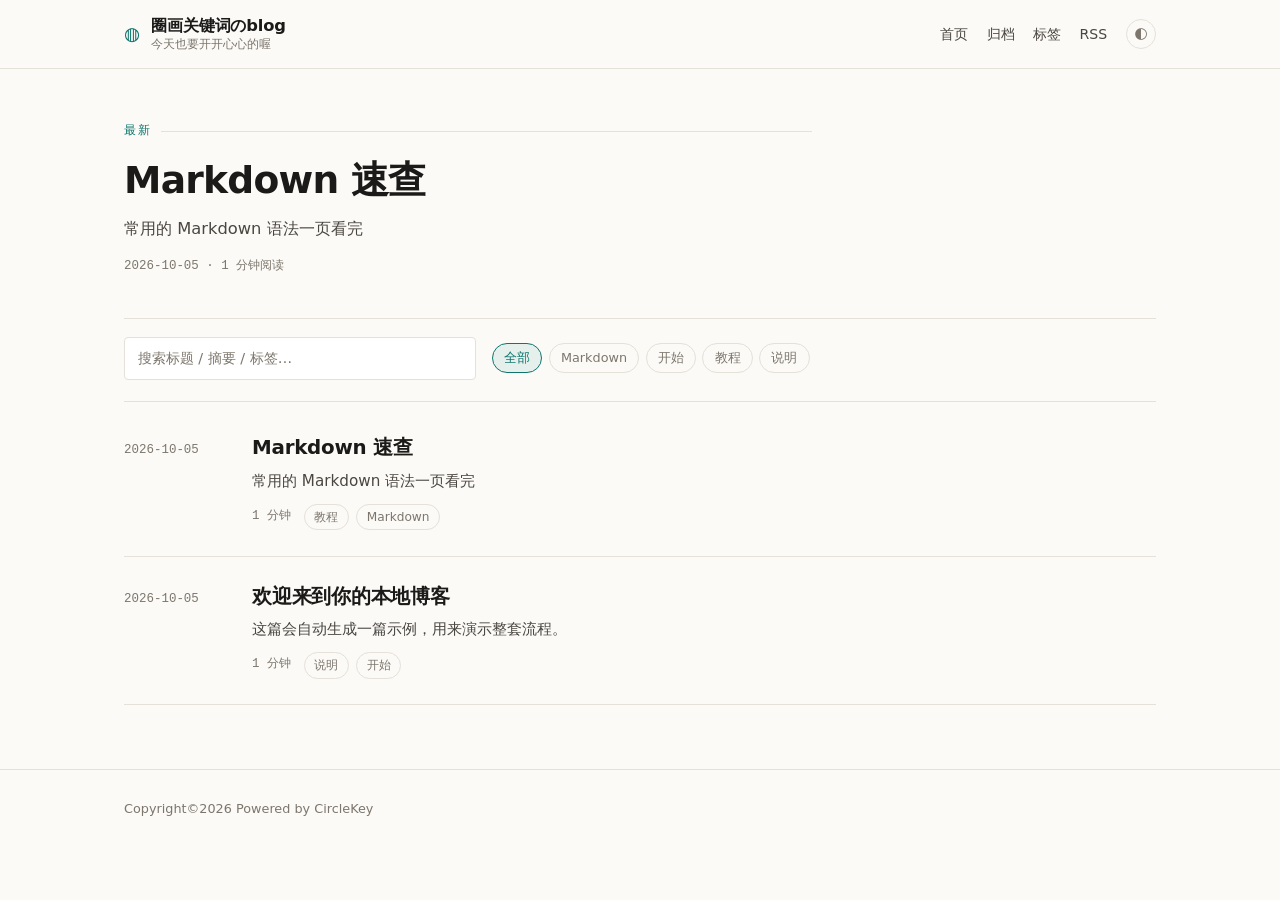
<file: index.html>
<!DOCTYPE html>
<html lang="zh-CN" data-theme="auto">
<head>
<meta charset="utf-8" />
<meta name="viewport" content="width=device-width, initial-scale=1" />
<title>圈画关键词のblog</title>
<meta name="description" content="今天也要开开心心的喔~" />

<link rel="stylesheet" href="assets/site.css" />
<link rel="icon" href="data:image/svg+xml,%3Csvg xmlns='http://www.w3.org/2000/svg' viewBox='0 0 32 32'%3E%3Ctext y='26' font-size='24'%3E%E2%97%8D%3C/text%3E%3C/svg%3E" />
<link rel="alternate" type="application/rss+xml" title="CircleKeyword" href="feed.xml" />
<script>try{var t=localStorage.getItem('blog-theme');if(t&&t!=='auto'){document.documentElement.dataset.theme=t;}}catch(e){}</script>
</head>
<body class="page-index">
<a class="skip" href="#main">跳到正文</a>
<header class="site-head">
  <div class="wrap head-inner">
    <a class="brand" href="index.html">
      <span class="brand-mark" aria-hidden="true">◍</span>
      <span class="brand-text"><b>圈画关键词のblog</b><i>今天也要开开心心的喔</i></span>
    </a>
    <nav class="site-nav">
      <a href="index.html">首页</a>
      <a href="archive.html">归档</a>
      <a href="tags.html">标签</a>
      <a href="feed.xml">RSS</a>
      <button id="theme-btn" class="theme-btn" type="button" title="切换深浅色">◐</button>
    </nav>
  </div>
</header>
<main id="main" class="wrap">
<section class="latest">
  <p class="latest-label">最新</p>
  <h1 class="latest-title"><a href="posts/markdown-cheatsheet.html">Markdown 速查</a></h1>
  <p class="latest-summary">常用的 Markdown 语法一页看完</p>
  <p class="latest-meta"><time datetime="2026-10-05">2026-10-05</time> · 1 分钟阅读</p>
</section>
<div class="toolbar">
  <input id="search" type="search" placeholder="搜索标题 / 摘要 / 标签…" aria-label="搜索文章" />
  <div id="tagbar" class="tagbar"></div>
</div><div id="entries" class="entries"><article class="entry" data-tags="教程,Markdown" data-search="Markdown 速查 教程 Markdown">
  <div class="entry-side"><time datetime="2026-10-05">2026-10-05</time></div>
  <div class="entry-main">
    <h2 class="entry-title"><a href="posts/markdown-cheatsheet.html">Markdown 速查</a></h2>
    <p class="entry-summary">常用的 Markdown 语法一页看完</p>
    <div class="entry-meta"><span class="rt">1 分钟</span><a class="tag" href="tag/%E6%95%99%E7%A8%8B.html" data-tag="教程">教程</a><a class="tag" href="tag/Markdown.html" data-tag="Markdown">Markdown</a></div>
  </div>
</article>
<article class="entry" data-tags="说明,开始" data-search="欢迎来到你的博客 这篇为自动生成的示例，用来演示整套流程。 说明 开始">
  <div class="entry-side"><time datetime="2026-10-05">2026-10-05</time></div>
  <div class="entry-main">
    <h2 class="entry-title"><a href="posts/welcome.html">欢迎来到你的本地博客</a></h2>
    <p class="entry-summary">这篇会自动生成一篇示例，用来演示整套流程。</p>
    <div class="entry-meta"><span class="rt">1 分钟</span><a class="tag" href="tag/%E8%AF%B4%E6%98%8E.html" data-tag="说明">说明</a><a class="tag" href="tag/%E5%BC%80%E5%A7%8B.html" data-tag="开始">开始</a></div>
  </div>
</article></div>
</main>
<footer class="site-foot">
  <div class="wrap">
    <p>Copyright©2026   Powered by CircleKey</p>
  </div>
</footer>
<script src="assets/site.js" defer></script>
</body>
</html>
</file>
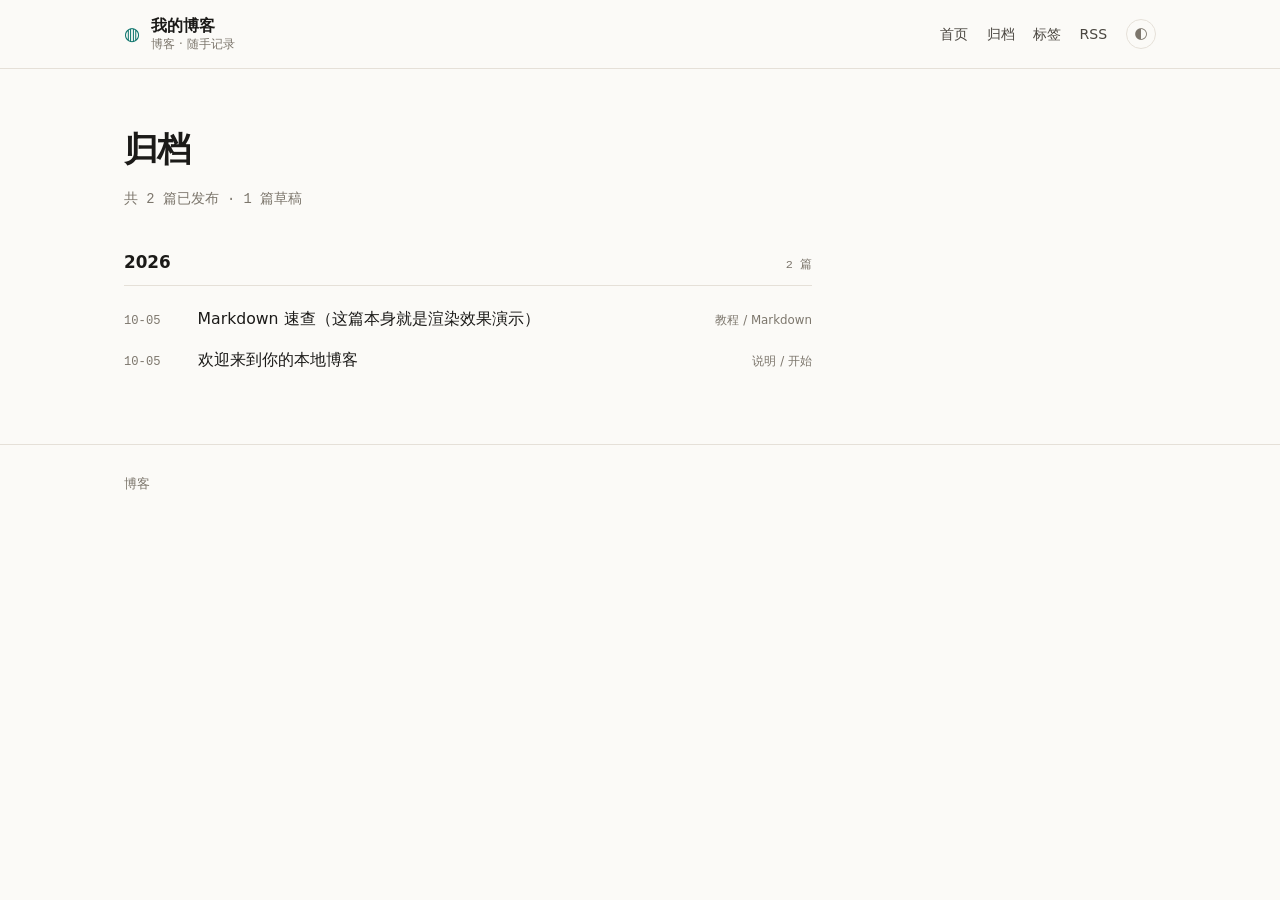
<file: archive.html>
<!DOCTYPE html>
<html lang="zh-CN" data-theme="auto">
<head>
<meta charset="utf-8" />
<meta name="viewport" content="width=device-width, initial-scale=1" />
<title>归档 · 博客</title>
<meta name="description" content="全部文章归档" />

<link rel="stylesheet" href="assets/site.css" />
<link rel="icon" href="data:image/svg+xml,%3Csvg xmlns='http://www.w3.org/2000/svg' viewBox='0 0 32 32'%3E%3Ctext y='26' font-size='24'%3E%E2%97%8D%3C/text%3E%3C/svg%3E" />
<link rel="alternate" type="application/rss+xml" title="我的博客" href="feed.xml" />
<script>try{var t=localStorage.getItem('blog-theme');if(t&&t!=='auto'){document.documentElement.dataset.theme=t;}}catch(e){}</script>
</head>
<body class="page-archive">
<a class="skip" href="#main">跳到正文</a>
<header class="site-head">
  <div class="wrap head-inner">
    <a class="brand" href="index.html">
      <span class="brand-mark" aria-hidden="true">◍</span>
      <span class="brand-text"><b>我的博客</b><i>博客 · 随手记录</i></span>
    </a>
    <nav class="site-nav">
      <a href="index.html">首页</a>
      <a href="archive.html">归档</a>
      <a href="tags.html">标签</a>
      <a href="feed.xml">RSS</a>
      <button id="theme-btn" class="theme-btn" type="button" title="切换深浅色">◐</button>
    </nav>
  </div>
</header>
<main id="main" class="wrap">
<h1 class="page-title">归档</h1><p class="page-note">共 2 篇已发布 · 1 篇草稿</p><section class="arc-year"><h2>2026 <span class="count">2 篇</span></h2><ul><li><time datetime="2026-10-05">10-05</time><a href="posts/markdown-cheatsheet.html">Markdown 速查（这篇本身就是渲染效果演示）</a><span class="arc-tags">教程 / Markdown</span></li><li><time datetime="2026-10-05">10-05</time><a href="posts/welcome.html">欢迎来到你的本地博客</a><span class="arc-tags">说明 / 开始</span></li></ul></section>
</main>
<footer class="site-foot">
  <div class="wrap">
    <p>博客</p>
  </div>
</footer>
<script src="assets/site.js" defer></script>
</body>
</html>
</file>
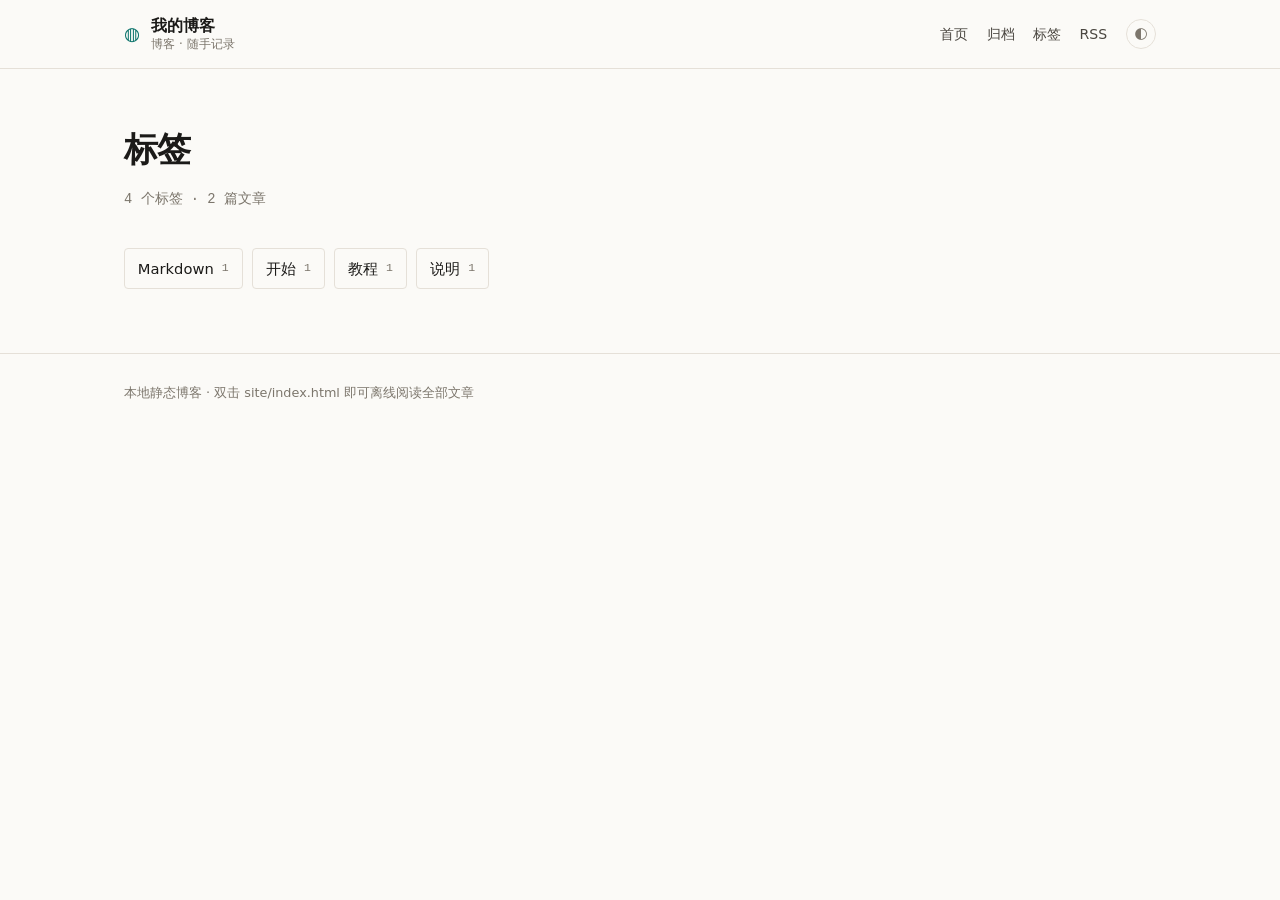
<file: tags.html>
<!DOCTYPE html>
<html lang="zh-CN" data-theme="auto">
<head>
<meta charset="utf-8" />
<meta name="viewport" content="width=device-width, initial-scale=1" />
<title>标签 · 我的博客</title>
<meta name="description" content="按标签浏览" />

<link rel="stylesheet" href="assets/site.css" />
<link rel="icon" href="data:image/svg+xml,%3Csvg xmlns='http://www.w3.org/2000/svg' viewBox='0 0 32 32'%3E%3Ctext y='26' font-size='24'%3E%E2%97%8D%3C/text%3E%3C/svg%3E" />
<link rel="alternate" type="application/rss+xml" title="我的博客" href="feed.xml" />
<script>try{var t=localStorage.getItem('blog-theme');if(t&&t!=='auto'){document.documentElement.dataset.theme=t;}}catch(e){}</script>
</head>
<body class="page-tags">
<a class="skip" href="#main">跳到正文</a>
<header class="site-head">
  <div class="wrap head-inner">
    <a class="brand" href="index.html">
      <span class="brand-mark" aria-hidden="true">◍</span>
      <span class="brand-text"><b>我的博客</b><i>博客 · 随手记录</i></span>
    </a>
    <nav class="site-nav">
      <a href="index.html">首页</a>
      <a href="archive.html">归档</a>
      <a href="tags.html">标签</a>
      <a href="feed.xml">RSS</a>
      <button id="theme-btn" class="theme-btn" type="button" title="切换深浅色">◐</button>
    </nav>
  </div>
</header>
<main id="main" class="wrap">
<h1 class="page-title">标签</h1><p class="page-note">4 个标签 · 2 篇文章</p><div class="cloud"><a class="cloud-item" href="tag/Markdown.html"><span>Markdown</span><i>1</i></a><a class="cloud-item" href="tag/%E5%BC%80%E5%A7%8B.html"><span>开始</span><i>1</i></a><a class="cloud-item" href="tag/%E6%95%99%E7%A8%8B.html"><span>教程</span><i>1</i></a><a class="cloud-item" href="tag/%E8%AF%B4%E6%98%8E.html"><span>说明</span><i>1</i></a></div>
</main>
<footer class="site-foot">
  <div class="wrap">
    <p>本地静态博客 · 双击 site/index.html 即可离线阅读全部文章</p>
  </div>
</footer>
<script src="assets/site.js" defer></script>
</body>
</html>
</file>
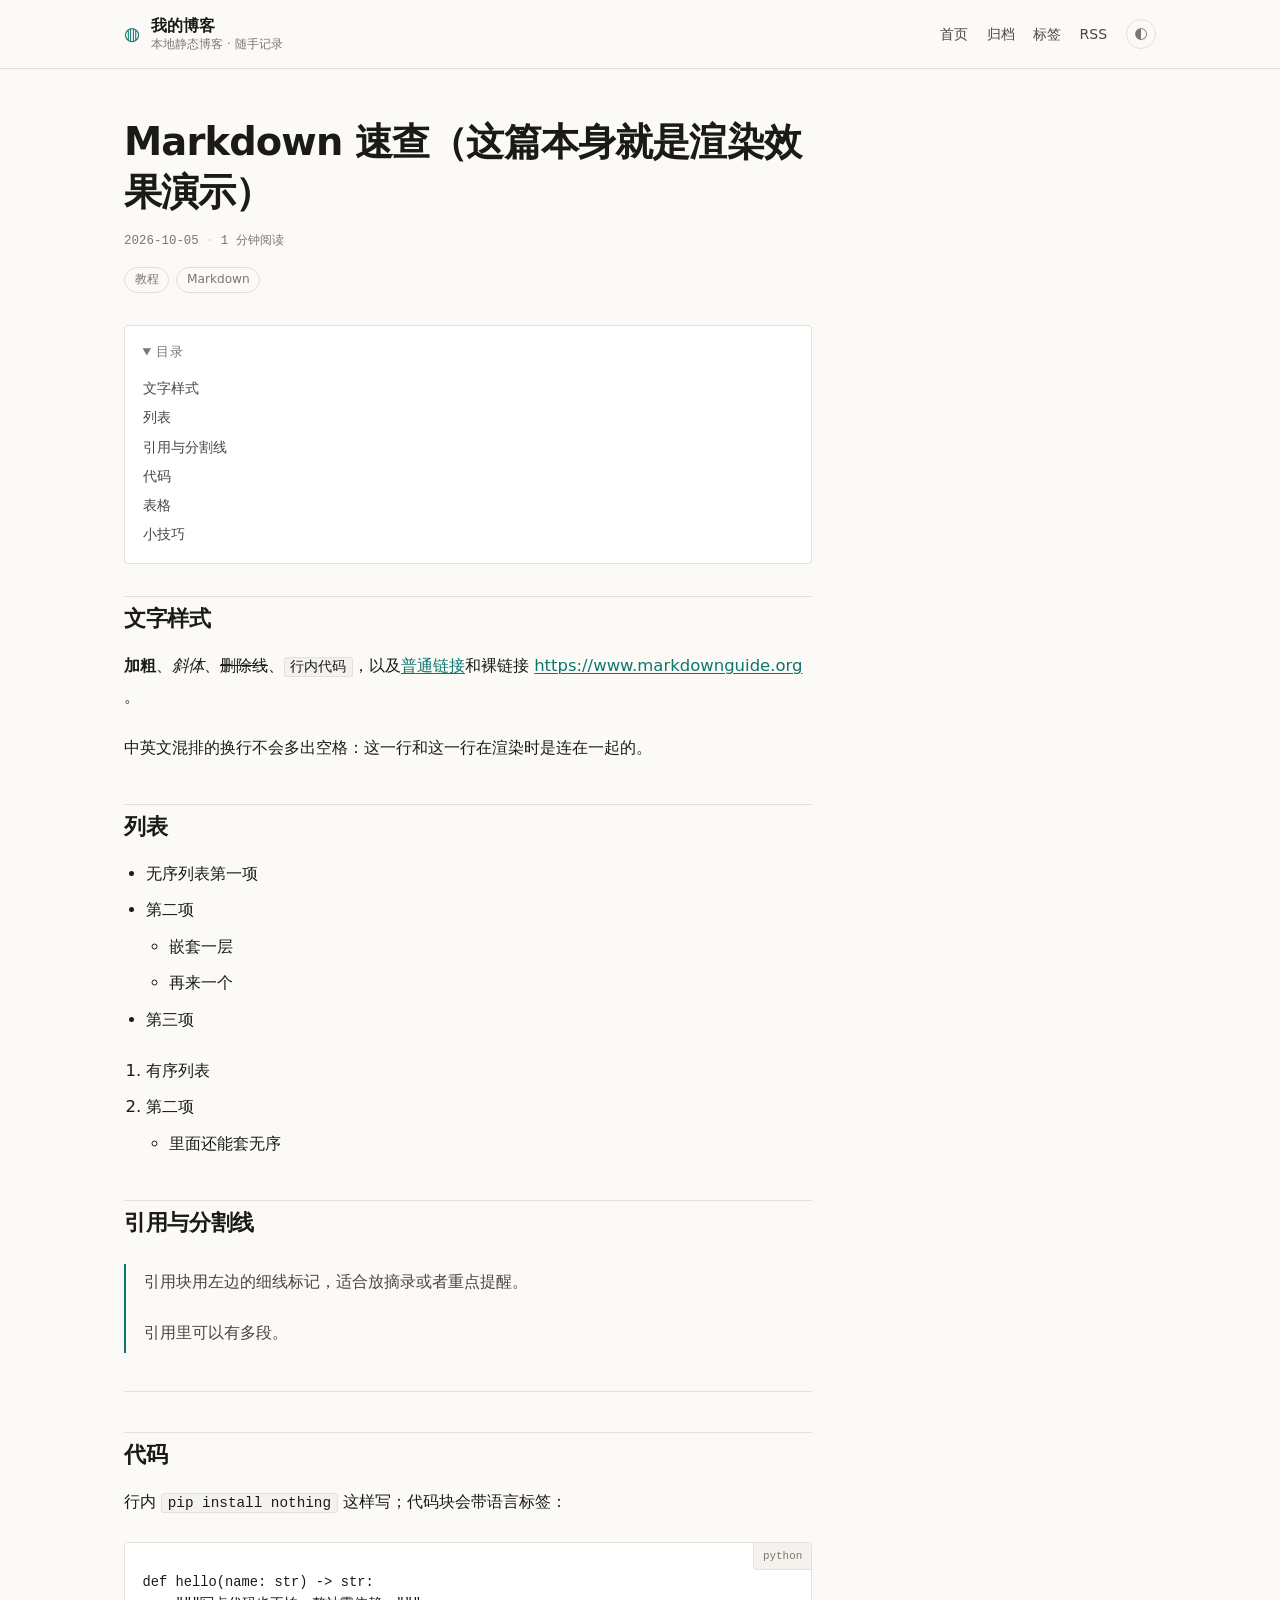
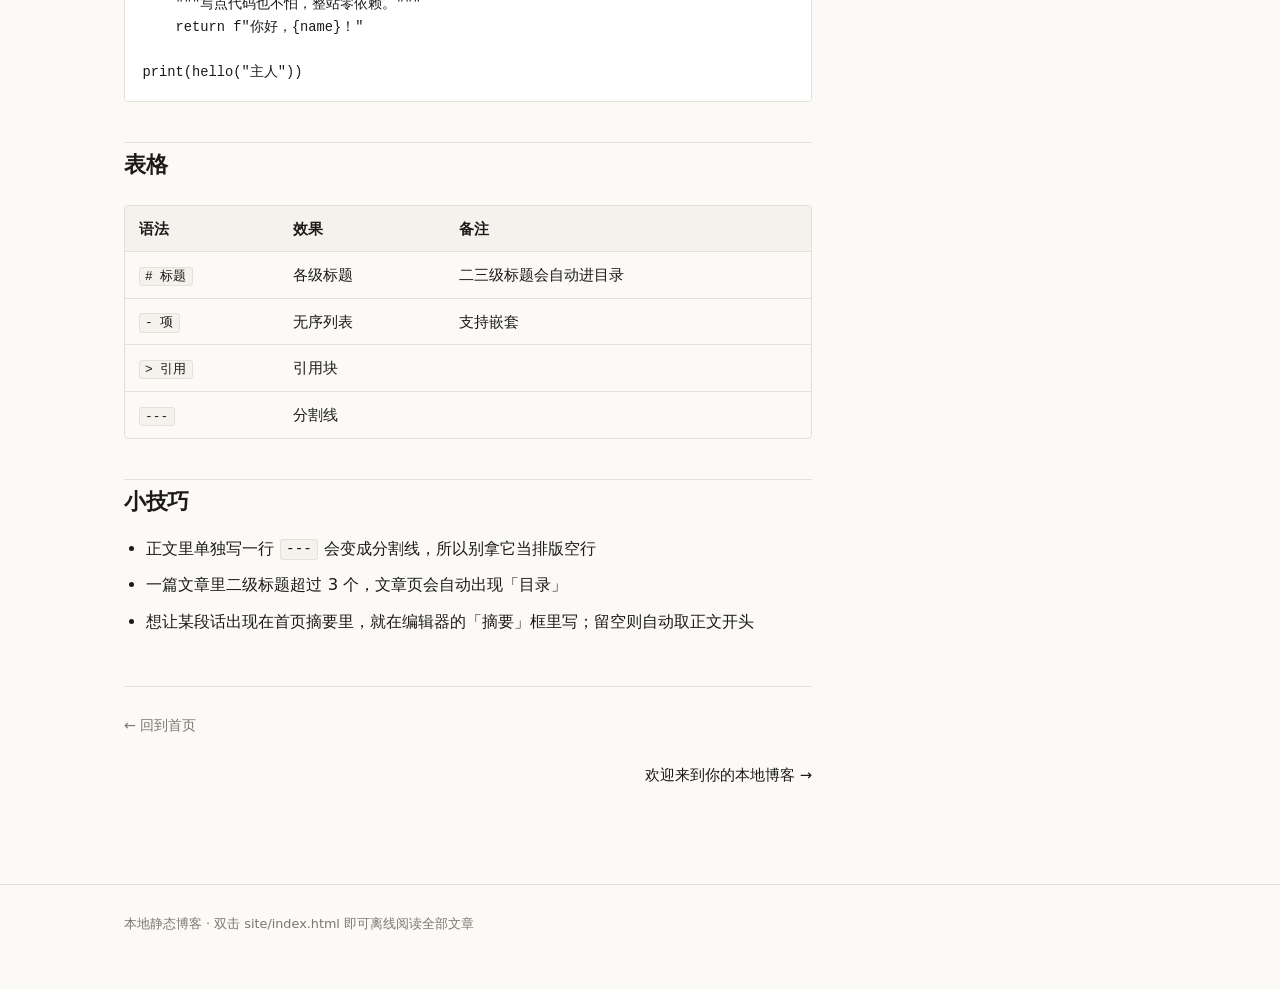
<file: posts/markdown-cheatsheet.html>
<!DOCTYPE html>
<html lang="zh-CN" data-theme="auto">
<head>
<meta charset="utf-8" />
<meta name="viewport" content="width=device-width, initial-scale=1" />
<title>Markdown 速查（这篇本身就是渲染效果演示） · 我的博客</title>
<meta name="description" content="常用的 Markdown 语法一页看完，顺便验证标题、列表、表格、代码块、引用这些样式的实际渲染结果。" />
<meta name="author" content="Administrator" /><meta property="og:title" content="Markdown 速查（这篇本身就是渲染效果演示）" /><meta property="og:type" content="article" />
<link rel="stylesheet" href="../assets/site.css" />
<link rel="icon" href="data:image/svg+xml,%3Csvg xmlns='http://www.w3.org/2000/svg' viewBox='0 0 32 32'%3E%3Ctext y='26' font-size='24'%3E%E2%97%8D%3C/text%3E%3C/svg%3E" />
<link rel="alternate" type="application/rss+xml" title="我的博客" href="../feed.xml" />
<script>try{var t=localStorage.getItem('blog-theme');if(t&&t!=='auto'){document.documentElement.dataset.theme=t;}}catch(e){}</script>
</head>
<body class="page-post">
<a class="skip" href="#main">跳到正文</a>
<header class="site-head">
  <div class="wrap head-inner">
    <a class="brand" href="../index.html">
      <span class="brand-mark" aria-hidden="true">◍</span>
      <span class="brand-text"><b>我的博客</b><i>本地静态博客 · 随手记录</i></span>
    </a>
    <nav class="site-nav">
      <a href="../index.html">首页</a>
      <a href="../archive.html">归档</a>
      <a href="../tags.html">标签</a>
      <a href="../feed.xml">RSS</a>
      <button id="theme-btn" class="theme-btn" type="button" title="切换深浅色">◐</button>
    </nav>
  </div>
</header>
<main id="main" class="wrap">
<article class="post">
  <header class="post-head">
    <h1>Markdown 速查（这篇本身就是渲染效果演示）</h1>
    <p class="post-meta"><time datetime="2026-10-05">2026-10-05</time><span class="dot">·</span><span>1 分钟阅读</span></p>
    <div class="entry-meta"><a class="tag" href="../tag/%E6%95%99%E7%A8%8B.html">教程</a><a class="tag" href="../tag/Markdown.html">Markdown</a></div>
  </header>
  <details class="toc" open><summary>目录</summary><ul><li class="toc-l2"><a href="#文字样式">文字样式</a></li><li class="toc-l2"><a href="#列表">列表</a></li><li class="toc-l2"><a href="#引用与分割线">引用与分割线</a></li><li class="toc-l2"><a href="#代码">代码</a></li><li class="toc-l2"><a href="#表格">表格</a></li><li class="toc-l2"><a href="#小技巧">小技巧</a></li></ul></details>
  <div class="prose">
<h2 id="文字样式">文字样式</h2>
<p><strong>加粗</strong>、<em>斜体</em>、<del>删除线</del>、<code>行内代码</code>，以及<a href="https://commonmark.org">普通链接</a>和裸链接 <a href="https://www.markdownguide.org" target="_blank" rel="noopener">https://www.markdownguide.org</a> 。</p>
<p>中英文混排的换行不会多出空格：这一行和这一行在渲染时是连在一起的。</p>
<h2 id="列表">列表</h2>
<ul><li>无序列表第一项</li><li>第二项<ul><li>嵌套一层</li><li>再来一个</li></ul></li><li>第三项</li></ul><ol><li>有序列表</li><li>第二项<ul><li>里面还能套无序</li></ul></li></ol></ul>
<h2 id="引用与分割线">引用与分割线</h2>
<blockquote>
<p>引用块用左边的细线标记，适合放摘录或者重点提醒。</p>
<p>引用里可以有多段。</p>
</blockquote>
<hr />
<h2 id="代码">代码</h2>
<p>行内 <code>pip install nothing</code> 这样写；代码块会带语言标签：</p>
<div class="code-block"><span class="code-lang">python</span><pre><code class="language-python">def hello(name: str) -&gt; str:
    &quot;&quot;&quot;写点代码也不怕，整站零依赖。&quot;&quot;&quot;
    return f&quot;你好，{name}！&quot;

print(hello(&quot;主人&quot;))</code></pre></div>
<h2 id="表格">表格</h2>
<div class="table-wrap"><table><thead><tr><th>语法</th><th>效果</th><th>备注</th></tr></thead><tbody><tr><td><code># 标题</code></td><td>各级标题</td><td>二三级标题会自动进目录</td></tr><tr><td><code>- 项</code></td><td>无序列表</td><td>支持嵌套</td></tr><tr><td><code>&gt; 引用</code></td><td>引用块</td><td></td></tr><tr><td><code>---</code></td><td>分割线</td><td></td></tr></tbody></table></div>
<h2 id="小技巧">小技巧</h2>
<ul><li>正文里单独写一行 <code>---</code> 会变成分割线，所以别拿它当排版空行</li><li>一篇文章里二级标题超过 3 个，文章页会自动出现「目录」</li><li>想让某段话出现在首页摘要里，就在编辑器的「摘要」框里写；留空则自动取正文开头</li></ul>
  </div>
  <footer class="post-foot">
    <a class="back" href="../index.html">← 回到首页</a>
    <nav class="post-nav"><span class="pn-empty"></span><a class="pn-next" href="welcome.html">欢迎来到你的本地博客 →</a></nav>
  </footer>
</article>
</main>
<footer class="site-foot">
  <div class="wrap">
    <p>本地静态博客 · 双击 site/index.html 即可离线阅读全部文章</p>
  </div>
</footer>
<script src="../assets/site.js" defer></script>
</body>
</html>
</file>
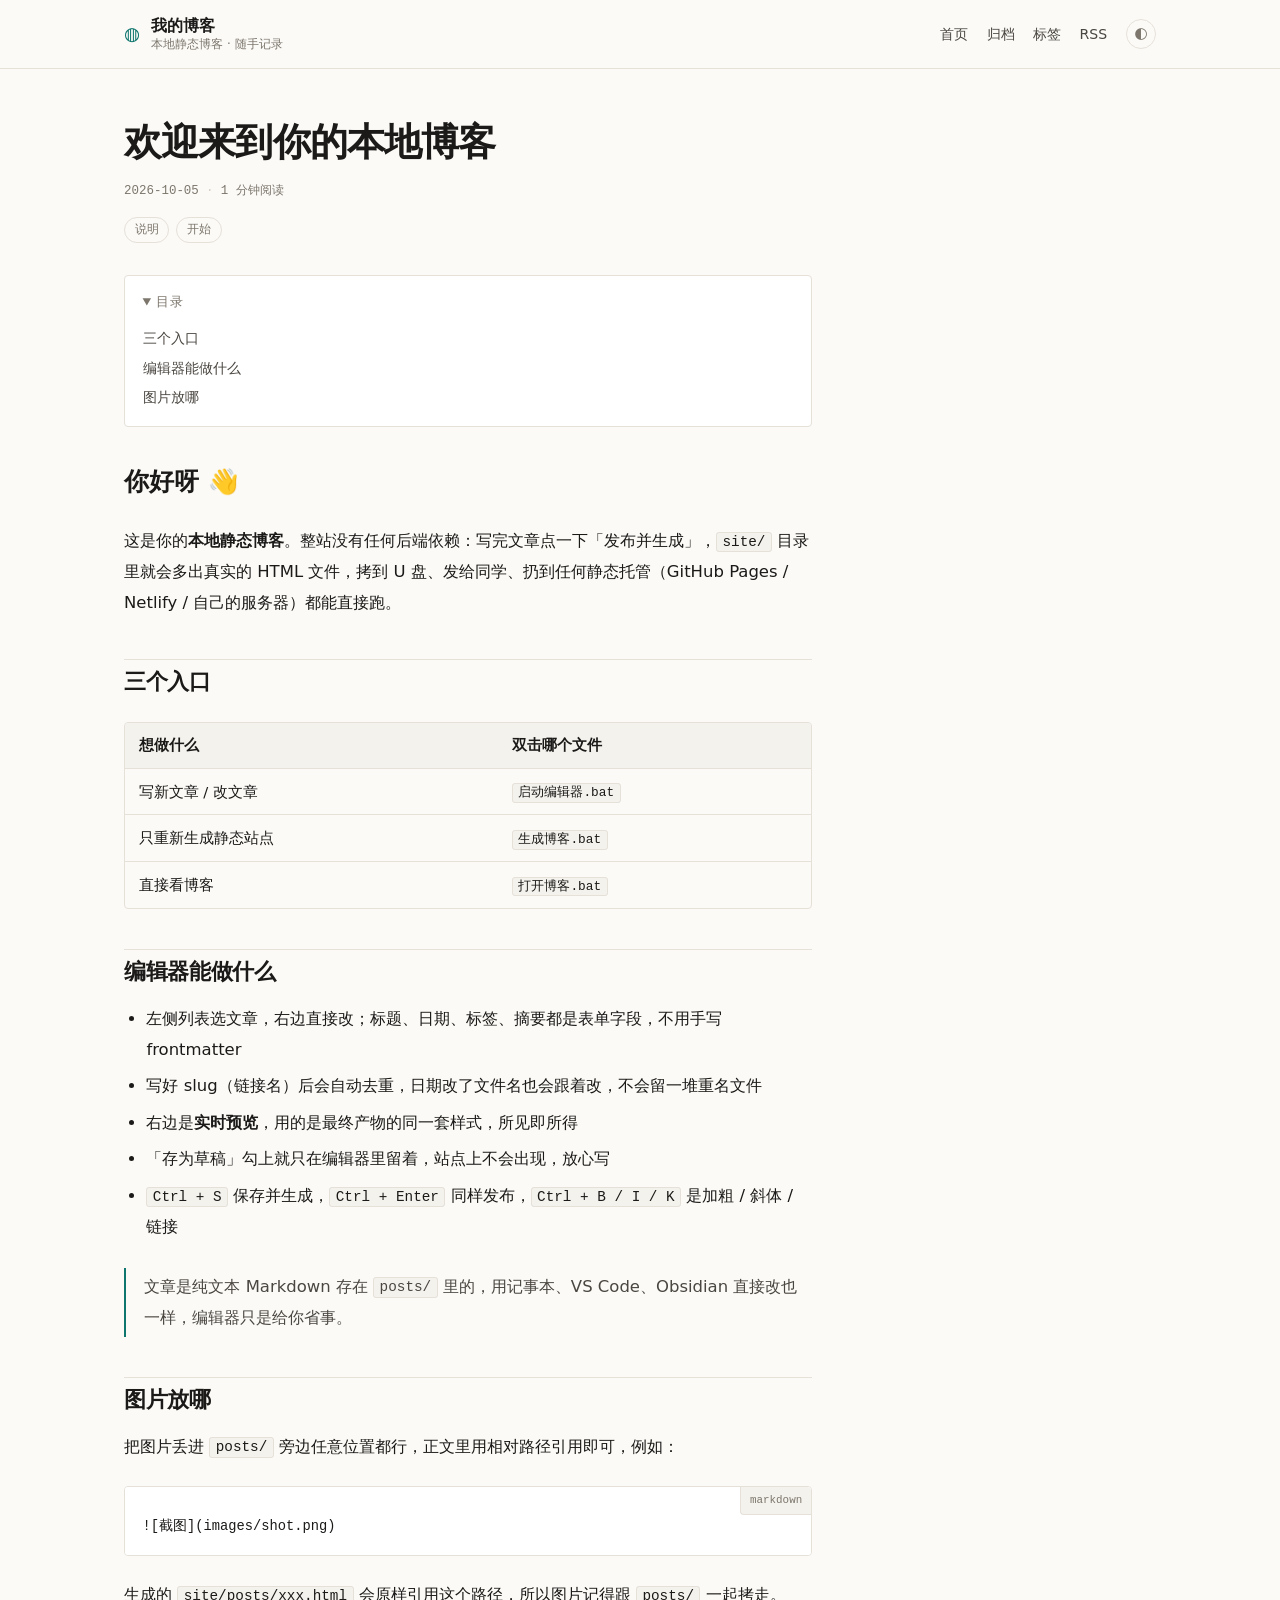
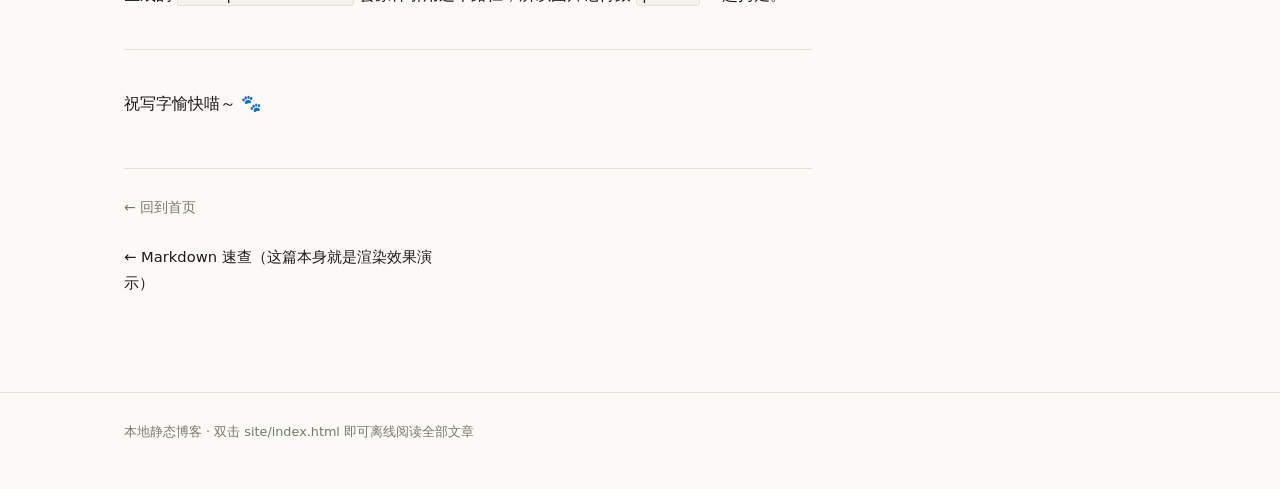
<file: posts/welcome.html>
<!DOCTYPE html>
<html lang="zh-CN" data-theme="auto">
<head>
<meta charset="utf-8" />
<meta name="viewport" content="width=device-width, initial-scale=1" />
<title>欢迎来到你的本地博客 · 我的博客</title>
<meta name="description" content="这篇会自动生成一篇示例，用来演示整套流程：图形化编辑器写文章 → 一键生成静态站点 → 直接双击 HTML 离线阅读。" />
<meta name="author" content="Administrator" /><meta property="og:title" content="欢迎来到你的本地博客" /><meta property="og:type" content="article" />
<link rel="stylesheet" href="../assets/site.css" />
<link rel="icon" href="data:image/svg+xml,%3Csvg xmlns='http://www.w3.org/2000/svg' viewBox='0 0 32 32'%3E%3Ctext y='26' font-size='24'%3E%E2%97%8D%3C/text%3E%3C/svg%3E" />
<link rel="alternate" type="application/rss+xml" title="我的博客" href="../feed.xml" />
<script>try{var t=localStorage.getItem('blog-theme');if(t&&t!=='auto'){document.documentElement.dataset.theme=t;}}catch(e){}</script>
</head>
<body class="page-post">
<a class="skip" href="#main">跳到正文</a>
<header class="site-head">
  <div class="wrap head-inner">
    <a class="brand" href="../index.html">
      <span class="brand-mark" aria-hidden="true">◍</span>
      <span class="brand-text"><b>我的博客</b><i>本地静态博客 · 随手记录</i></span>
    </a>
    <nav class="site-nav">
      <a href="../index.html">首页</a>
      <a href="../archive.html">归档</a>
      <a href="../tags.html">标签</a>
      <a href="../feed.xml">RSS</a>
      <button id="theme-btn" class="theme-btn" type="button" title="切换深浅色">◐</button>
    </nav>
  </div>
</header>
<main id="main" class="wrap">
<article class="post">
  <header class="post-head">
    <h1>欢迎来到你的本地博客</h1>
    <p class="post-meta"><time datetime="2026-10-05">2026-10-05</time><span class="dot">·</span><span>1 分钟阅读</span></p>
    <div class="entry-meta"><a class="tag" href="../tag/%E8%AF%B4%E6%98%8E.html">说明</a><a class="tag" href="../tag/%E5%BC%80%E5%A7%8B.html">开始</a></div>
  </header>
  <details class="toc" open><summary>目录</summary><ul><li class="toc-l2"><a href="#三个入口">三个入口</a></li><li class="toc-l2"><a href="#编辑器能做什么">编辑器能做什么</a></li><li class="toc-l2"><a href="#图片放哪">图片放哪</a></li></ul></details>
  <div class="prose">
<h1 id="你好呀">你好呀 👋</h1>
<p>这是你的<strong>本地静态博客</strong>。整站没有任何后端依赖：写完文章点一下「发布并生成」，<code>site/</code> 目录里就会多出真实的 HTML 文件，拷到 U 盘、发给同学、扔到任何静态托管（GitHub Pages / Netlify / 自己的服务器）都能直接跑。</p>
<h2 id="三个入口">三个入口</h2>
<div class="table-wrap"><table><thead><tr><th>想做什么</th><th>双击哪个文件</th></tr></thead><tbody><tr><td>写新文章 / 改文章</td><td><code>启动编辑器.bat</code></td></tr><tr><td>只重新生成静态站点</td><td><code>生成博客.bat</code></td></tr><tr><td>直接看博客</td><td><code>打开博客.bat</code></td></tr></tbody></table></div>
<h2 id="编辑器能做什么">编辑器能做什么</h2>
<ul><li>左侧列表选文章，右边直接改；标题、日期、标签、摘要都是表单字段，不用手写 frontmatter</li><li>写好 slug（链接名）后会自动去重，日期改了文件名也会跟着改，不会留一堆重名文件</li><li>右边是<strong>实时预览</strong>，用的是最终产物的同一套样式，所见即所得</li><li>「存为草稿」勾上就只在编辑器里留着，站点上不会出现，放心写</li><li><code>Ctrl + S</code> 保存并生成，<code>Ctrl + Enter</code> 同样发布，<code>Ctrl + B / I / K</code> 是加粗 / 斜体 / 链接</li></ul>
<blockquote>
<p>文章是纯文本 Markdown 存在 <code>posts/</code> 里的，用记事本、VS Code、Obsidian 直接改也一样，编辑器只是给你省事。</p>
</blockquote>
<h2 id="图片放哪">图片放哪</h2>
<p>把图片丢进 <code>posts/</code> 旁边任意位置都行，正文里用相对路径引用即可，例如：</p>
<div class="code-block"><span class="code-lang">markdown</span><pre><code class="language-markdown">![截图](images/shot.png)</code></pre></div>
<p>生成的 <code>site/posts/xxx.html</code> 会原样引用这个路径，所以图片记得跟 <code>posts/</code> 一起拷走。</p>
<hr />
<p>祝写字愉快喵～ 🐾</p>
  </div>
  <footer class="post-foot">
    <a class="back" href="../index.html">← 回到首页</a>
    <nav class="post-nav"><a class="pn-prev" href="markdown-cheatsheet.html">← Markdown 速查（这篇本身就是渲染效果演示）</a><span class="pn-empty"></span></nav>
  </footer>
</article>
</main>
<footer class="site-foot">
  <div class="wrap">
    <p>本地静态博客 · 双击 site/index.html 即可离线阅读全部文章</p>
  </div>
</footer>
<script src="../assets/site.js" defer></script>
</body>
</html>
</file>
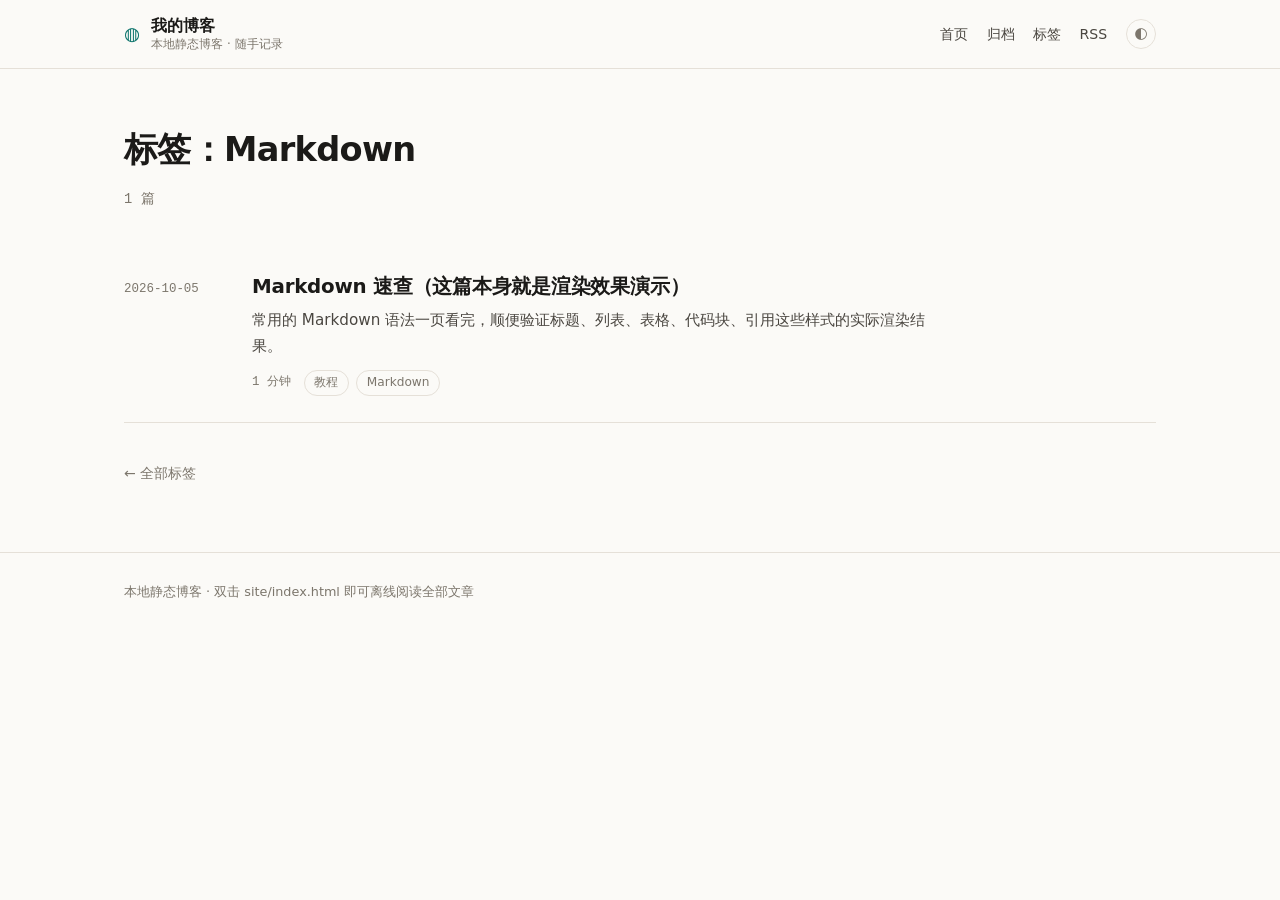
<file: tag/Markdown.html>
<!DOCTYPE html>
<html lang="zh-CN" data-theme="auto">
<head>
<meta charset="utf-8" />
<meta name="viewport" content="width=device-width, initial-scale=1" />
<title>Markdown · 我的博客</title>
<meta name="description" content="标签 Markdown 下的文章" />

<link rel="stylesheet" href="../assets/site.css" />
<link rel="icon" href="data:image/svg+xml,%3Csvg xmlns='http://www.w3.org/2000/svg' viewBox='0 0 32 32'%3E%3Ctext y='26' font-size='24'%3E%E2%97%8D%3C/text%3E%3C/svg%3E" />
<link rel="alternate" type="application/rss+xml" title="我的博客" href="../feed.xml" />
<script>try{var t=localStorage.getItem('blog-theme');if(t&&t!=='auto'){document.documentElement.dataset.theme=t;}}catch(e){}</script>
</head>
<body class="page-tag">
<a class="skip" href="#main">跳到正文</a>
<header class="site-head">
  <div class="wrap head-inner">
    <a class="brand" href="../index.html">
      <span class="brand-mark" aria-hidden="true">◍</span>
      <span class="brand-text"><b>我的博客</b><i>本地静态博客 · 随手记录</i></span>
    </a>
    <nav class="site-nav">
      <a href="../index.html">首页</a>
      <a href="../archive.html">归档</a>
      <a href="../tags.html">标签</a>
      <a href="../feed.xml">RSS</a>
      <button id="theme-btn" class="theme-btn" type="button" title="切换深浅色">◐</button>
    </nav>
  </div>
</header>
<main id="main" class="wrap">
<h1 class="page-title">标签：Markdown</h1><p class="page-note">1 篇</p><div class="entries"><article class="entry" data-tags="教程,Markdown" data-search="Markdown 速查（这篇本身就是渲染效果演示） 常用的 Markdown 语法一页看完，顺便验证标题、列表、表格、代码块、引用这些样式的实际渲染结果。 教程 Markdown">
  <div class="entry-side"><time datetime="2026-10-05">2026-10-05</time></div>
  <div class="entry-main">
    <h2 class="entry-title"><a href="../posts/markdown-cheatsheet.html">Markdown 速查（这篇本身就是渲染效果演示）</a></h2>
    <p class="entry-summary">常用的 Markdown 语法一页看完，顺便验证标题、列表、表格、代码块、引用这些样式的实际渲染结果。</p>
    <div class="entry-meta"><span class="rt">1 分钟</span><a class="tag" href="../tag/%E6%95%99%E7%A8%8B.html" data-tag="教程">教程</a><a class="tag" href="../tag/Markdown.html" data-tag="Markdown">Markdown</a></div>
  </div>
</article></div><p class="back-row"><a class="back" href="../tags.html">← 全部标签</a></p>
</main>
<footer class="site-foot">
  <div class="wrap">
    <p>本地静态博客 · 双击 site/index.html 即可离线阅读全部文章</p>
  </div>
</footer>
<script src="../assets/site.js" defer></script>
</body>
</html>
</file>
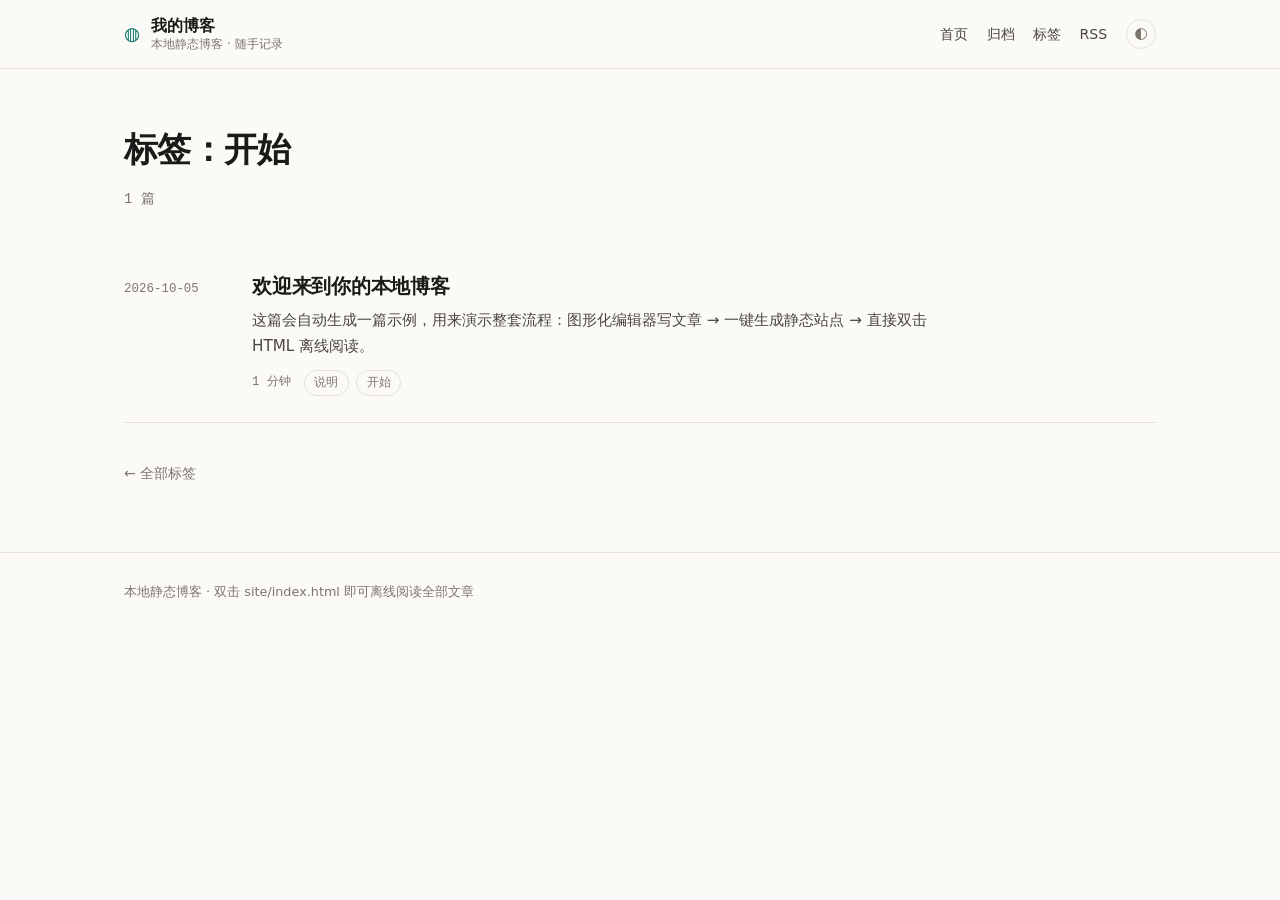
<file: tag/开始.html>
<!DOCTYPE html>
<html lang="zh-CN" data-theme="auto">
<head>
<meta charset="utf-8" />
<meta name="viewport" content="width=device-width, initial-scale=1" />
<title>开始 · 我的博客</title>
<meta name="description" content="标签 开始 下的文章" />

<link rel="stylesheet" href="../assets/site.css" />
<link rel="icon" href="data:image/svg+xml,%3Csvg xmlns='http://www.w3.org/2000/svg' viewBox='0 0 32 32'%3E%3Ctext y='26' font-size='24'%3E%E2%97%8D%3C/text%3E%3C/svg%3E" />
<link rel="alternate" type="application/rss+xml" title="我的博客" href="../feed.xml" />
<script>try{var t=localStorage.getItem('blog-theme');if(t&&t!=='auto'){document.documentElement.dataset.theme=t;}}catch(e){}</script>
</head>
<body class="page-tag">
<a class="skip" href="#main">跳到正文</a>
<header class="site-head">
  <div class="wrap head-inner">
    <a class="brand" href="../index.html">
      <span class="brand-mark" aria-hidden="true">◍</span>
      <span class="brand-text"><b>我的博客</b><i>本地静态博客 · 随手记录</i></span>
    </a>
    <nav class="site-nav">
      <a href="../index.html">首页</a>
      <a href="../archive.html">归档</a>
      <a href="../tags.html">标签</a>
      <a href="../feed.xml">RSS</a>
      <button id="theme-btn" class="theme-btn" type="button" title="切换深浅色">◐</button>
    </nav>
  </div>
</header>
<main id="main" class="wrap">
<h1 class="page-title">标签：开始</h1><p class="page-note">1 篇</p><div class="entries"><article class="entry" data-tags="说明,开始" data-search="欢迎来到你的本地博客 这篇会自动生成一篇示例，用来演示整套流程：图形化编辑器写文章 → 一键生成静态站点 → 直接双击 HTML 离线阅读。 说明 开始">
  <div class="entry-side"><time datetime="2026-10-05">2026-10-05</time></div>
  <div class="entry-main">
    <h2 class="entry-title"><a href="../posts/welcome.html">欢迎来到你的本地博客</a></h2>
    <p class="entry-summary">这篇会自动生成一篇示例，用来演示整套流程：图形化编辑器写文章 → 一键生成静态站点 → 直接双击 HTML 离线阅读。</p>
    <div class="entry-meta"><span class="rt">1 分钟</span><a class="tag" href="../tag/%E8%AF%B4%E6%98%8E.html" data-tag="说明">说明</a><a class="tag" href="../tag/%E5%BC%80%E5%A7%8B.html" data-tag="开始">开始</a></div>
  </div>
</article></div><p class="back-row"><a class="back" href="../tags.html">← 全部标签</a></p>
</main>
<footer class="site-foot">
  <div class="wrap">
    <p>本地静态博客 · 双击 site/index.html 即可离线阅读全部文章</p>
  </div>
</footer>
<script src="../assets/site.js" defer></script>
</body>
</html>
</file>
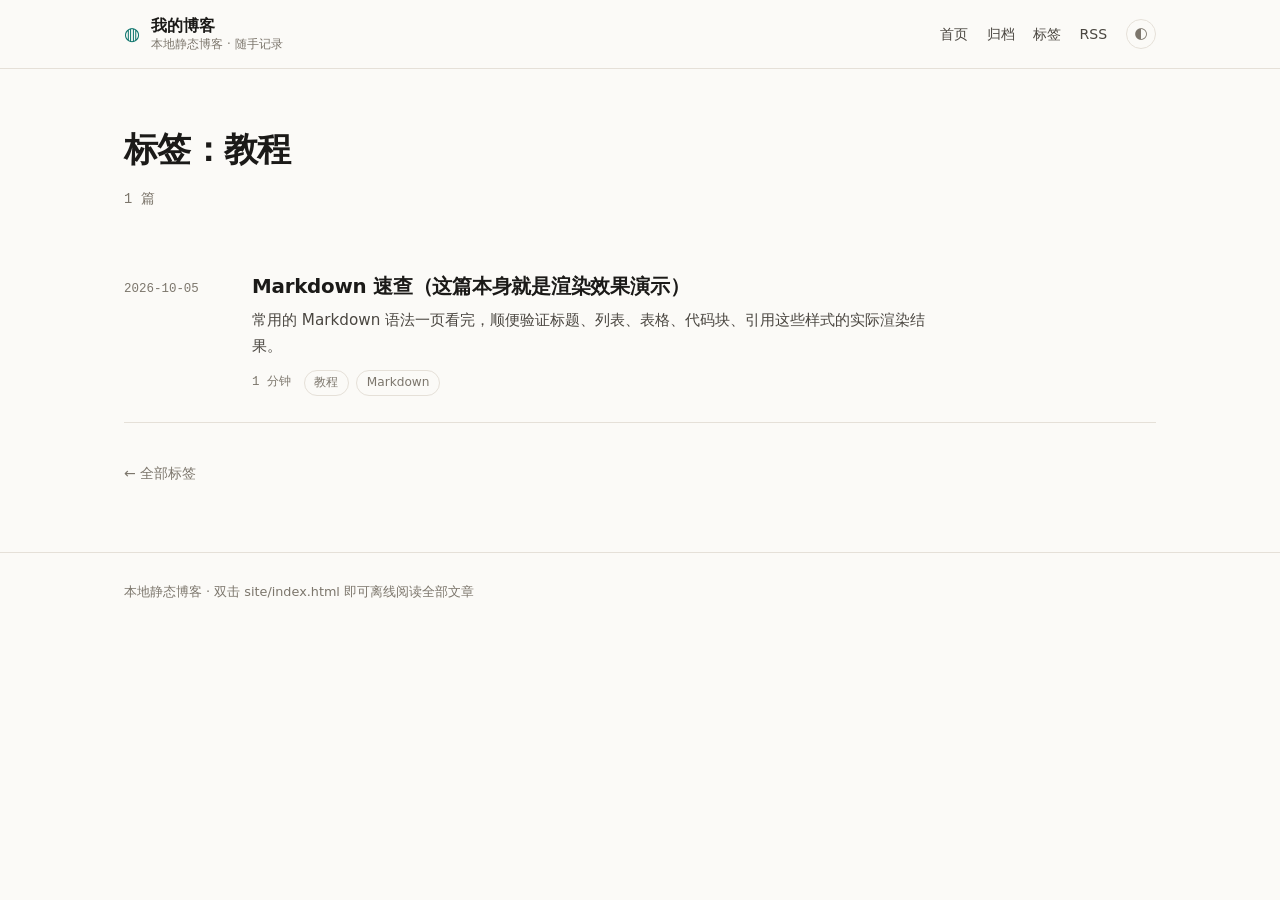
<file: tag/教程.html>
<!DOCTYPE html>
<html lang="zh-CN" data-theme="auto">
<head>
<meta charset="utf-8" />
<meta name="viewport" content="width=device-width, initial-scale=1" />
<title>教程 · 我的博客</title>
<meta name="description" content="标签 教程 下的文章" />

<link rel="stylesheet" href="../assets/site.css" />
<link rel="icon" href="data:image/svg+xml,%3Csvg xmlns='http://www.w3.org/2000/svg' viewBox='0 0 32 32'%3E%3Ctext y='26' font-size='24'%3E%E2%97%8D%3C/text%3E%3C/svg%3E" />
<link rel="alternate" type="application/rss+xml" title="我的博客" href="../feed.xml" />
<script>try{var t=localStorage.getItem('blog-theme');if(t&&t!=='auto'){document.documentElement.dataset.theme=t;}}catch(e){}</script>
</head>
<body class="page-tag">
<a class="skip" href="#main">跳到正文</a>
<header class="site-head">
  <div class="wrap head-inner">
    <a class="brand" href="../index.html">
      <span class="brand-mark" aria-hidden="true">◍</span>
      <span class="brand-text"><b>我的博客</b><i>本地静态博客 · 随手记录</i></span>
    </a>
    <nav class="site-nav">
      <a href="../index.html">首页</a>
      <a href="../archive.html">归档</a>
      <a href="../tags.html">标签</a>
      <a href="../feed.xml">RSS</a>
      <button id="theme-btn" class="theme-btn" type="button" title="切换深浅色">◐</button>
    </nav>
  </div>
</header>
<main id="main" class="wrap">
<h1 class="page-title">标签：教程</h1><p class="page-note">1 篇</p><div class="entries"><article class="entry" data-tags="教程,Markdown" data-search="Markdown 速查（这篇本身就是渲染效果演示） 常用的 Markdown 语法一页看完，顺便验证标题、列表、表格、代码块、引用这些样式的实际渲染结果。 教程 Markdown">
  <div class="entry-side"><time datetime="2026-10-05">2026-10-05</time></div>
  <div class="entry-main">
    <h2 class="entry-title"><a href="../posts/markdown-cheatsheet.html">Markdown 速查（这篇本身就是渲染效果演示）</a></h2>
    <p class="entry-summary">常用的 Markdown 语法一页看完，顺便验证标题、列表、表格、代码块、引用这些样式的实际渲染结果。</p>
    <div class="entry-meta"><span class="rt">1 分钟</span><a class="tag" href="../tag/%E6%95%99%E7%A8%8B.html" data-tag="教程">教程</a><a class="tag" href="../tag/Markdown.html" data-tag="Markdown">Markdown</a></div>
  </div>
</article></div><p class="back-row"><a class="back" href="../tags.html">← 全部标签</a></p>
</main>
<footer class="site-foot">
  <div class="wrap">
    <p>本地静态博客 · 双击 site/index.html 即可离线阅读全部文章</p>
  </div>
</footer>
<script src="../assets/site.js" defer></script>
</body>
</html>
</file>
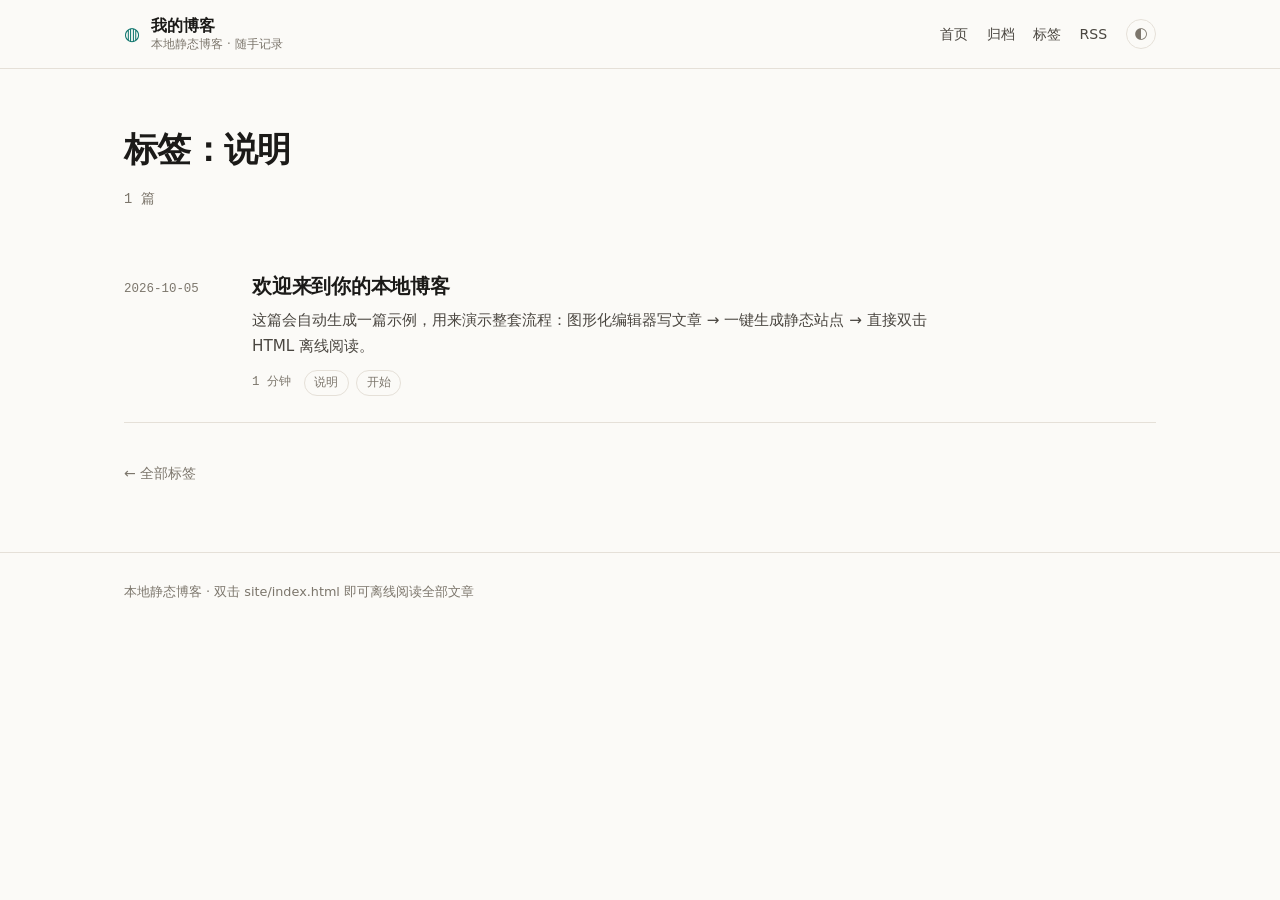
<file: tag/说明.html>
<!DOCTYPE html>
<html lang="zh-CN" data-theme="auto">
<head>
<meta charset="utf-8" />
<meta name="viewport" content="width=device-width, initial-scale=1" />
<title>说明 · 我的博客</title>
<meta name="description" content="标签 说明 下的文章" />

<link rel="stylesheet" href="../assets/site.css" />
<link rel="icon" href="data:image/svg+xml,%3Csvg xmlns='http://www.w3.org/2000/svg' viewBox='0 0 32 32'%3E%3Ctext y='26' font-size='24'%3E%E2%97%8D%3C/text%3E%3C/svg%3E" />
<link rel="alternate" type="application/rss+xml" title="我的博客" href="../feed.xml" />
<script>try{var t=localStorage.getItem('blog-theme');if(t&&t!=='auto'){document.documentElement.dataset.theme=t;}}catch(e){}</script>
</head>
<body class="page-tag">
<a class="skip" href="#main">跳到正文</a>
<header class="site-head">
  <div class="wrap head-inner">
    <a class="brand" href="../index.html">
      <span class="brand-mark" aria-hidden="true">◍</span>
      <span class="brand-text"><b>我的博客</b><i>本地静态博客 · 随手记录</i></span>
    </a>
    <nav class="site-nav">
      <a href="../index.html">首页</a>
      <a href="../archive.html">归档</a>
      <a href="../tags.html">标签</a>
      <a href="../feed.xml">RSS</a>
      <button id="theme-btn" class="theme-btn" type="button" title="切换深浅色">◐</button>
    </nav>
  </div>
</header>
<main id="main" class="wrap">
<h1 class="page-title">标签：说明</h1><p class="page-note">1 篇</p><div class="entries"><article class="entry" data-tags="说明,开始" data-search="欢迎来到你的本地博客 这篇会自动生成一篇示例，用来演示整套流程：图形化编辑器写文章 → 一键生成静态站点 → 直接双击 HTML 离线阅读。 说明 开始">
  <div class="entry-side"><time datetime="2026-10-05">2026-10-05</time></div>
  <div class="entry-main">
    <h2 class="entry-title"><a href="../posts/welcome.html">欢迎来到你的本地博客</a></h2>
    <p class="entry-summary">这篇会自动生成一篇示例，用来演示整套流程：图形化编辑器写文章 → 一键生成静态站点 → 直接双击 HTML 离线阅读。</p>
    <div class="entry-meta"><span class="rt">1 分钟</span><a class="tag" href="../tag/%E8%AF%B4%E6%98%8E.html" data-tag="说明">说明</a><a class="tag" href="../tag/%E5%BC%80%E5%A7%8B.html" data-tag="开始">开始</a></div>
  </div>
</article></div><p class="back-row"><a class="back" href="../tags.html">← 全部标签</a></p>
</main>
<footer class="site-foot">
  <div class="wrap">
    <p>本地静态博客 · 双击 site/index.html 即可离线阅读全部文章</p>
  </div>
</footer>
<script src="../assets/site.js" defer></script>
</body>
</html>
</file>
<file: assets/site.css>
/* ============================================================
   本地静态博客 · site.css
   一个强调排版节奏与阅读舒适的编辑风主题（无外部依赖、无网络字体）
   ============================================================ */

:root {
  --font-sans: "Segoe UI", "Microsoft YaHei UI", "Microsoft YaHei", system-ui,
    -apple-system, "PingFang SC", "Hiragino Sans GB", sans-serif;
  --font-mono: "Cascadia Mono", "JetBrains Mono", Consolas, "Courier New", monospace;

  --paper: #fbfaf7;
  --surface: #ffffff;
  --surface-2: #f4f2ed;
  --ink: #1b1a18;
  --ink-soft: #4a4640;
  --muted: #7c766c;
  --border: #e5e0d8;
  --border-strong: #d5cec3;
  --accent: #0f766e;
  --accent-soft: rgba(15, 118, 110, 0.09);

  --measure: 43rem;
  --wide: 68rem;
  --radius: 4px;
  --shadow: 0 1px 2px rgba(28, 25, 23, 0.04), 0 8px 24px -18px rgba(28, 25, 23, 0.22);
}

@media (prefers-color-scheme: dark) {
  :root:not([data-theme="light"]) {
    --paper: #131417;
    --surface: #191b1f;
    --surface-2: #202329;
    --ink: #e9e7e4;
    --ink-soft: #c3c0bb;
    --muted: #8f8b85;
    --border: #2a2d33;
    --border-strong: #3a3e46;
    --accent: #56c8bb;
    --accent-soft: rgba(86, 200, 187, 0.12);
    --shadow: 0 1px 2px rgba(0, 0, 0, 0.4), 0 12px 28px -20px rgba(0, 0, 0, 0.7);
  }
}

[data-theme="dark"] {
  --paper: #131417;
  --surface: #191b1f;
  --surface-2: #202329;
  --ink: #e9e7e4;
  --ink-soft: #c3c0bb;
  --muted: #8f8b85;
  --border: #2a2d33;
  --border-strong: #3a3e46;
  --accent: #56c8bb;
  --accent-soft: rgba(86, 200, 187, 0.12);
  --shadow: 0 1px 2px rgba(0, 0, 0, 0.4), 0 12px 28px -20px rgba(0, 0, 0, 0.7);
}

* { box-sizing: border-box; }

html { -webkit-text-size-adjust: 100%; scroll-behavior: smooth; }

body {
  margin: 0;
  background: var(--paper);
  color: var(--ink);
  font-family: var(--font-sans);
  font-size: 16.5px;
  line-height: 1.75;
  text-rendering: optimizeLegibility;
  -webkit-font-smoothing: antialiased;
}

@media (prefers-reduced-motion: reduce) {
  html { scroll-behavior: auto; }
  * { animation-duration: 0.01ms !important; transition-duration: 0.01ms !important; }
}

.wrap { width: 100%; max-width: var(--wide); margin: 0 auto; padding: 0 1.75rem; }

a { color: inherit; text-decoration: none; }
a:hover { color: var(--accent); }

:focus-visible { outline: 2px solid var(--accent); outline-offset: 3px; border-radius: 2px; }

.skip {
  position: absolute; left: -9999px; top: 0; background: var(--surface);
  padding: 0.6rem 1rem; border: 1px solid var(--border);
}
.skip:focus { left: 1rem; top: 0.5rem; z-index: 50; }

.muted { color: var(--muted); }

/* ---------------------------------------------- 页头 */

.site-head {
  position: sticky; top: 0; z-index: 30;
  background: var(--paper);
  background: color-mix(in srgb, var(--paper) 92%, transparent);
  backdrop-filter: saturate(1.4) blur(6px);
  border-bottom: 1px solid var(--border);
}

.head-inner {
  display: flex; align-items: center; justify-content: space-between;
  gap: 1.5rem; min-height: 4.25rem;
}

.brand { display: flex; align-items: center; gap: 0.7rem; }
.brand-mark { color: var(--accent); font-size: 1.15rem; line-height: 1; }
.brand-text { display: flex; flex-direction: column; line-height: 1.25; }
.brand-text b { font-size: 1.02rem; font-weight: 650; letter-spacing: -0.01em; }
.brand-text i { font-style: normal; font-size: 0.74rem; color: var(--muted); }

.site-nav { display: flex; align-items: center; gap: 1.15rem; font-size: 0.88rem; }
.site-nav a { color: var(--ink-soft); position: relative; padding: 0.2rem 0; }
.site-nav a::after {
  content: ""; position: absolute; left: 0; right: 100%; bottom: -2px;
  height: 1px; background: var(--accent); transition: right 0.22s ease;
}
.site-nav a:hover::after { right: 0; }

.theme-btn {
  font: inherit; font-size: 0.95rem; line-height: 1;
  background: none; border: 1px solid var(--border); color: var(--muted);
  width: 1.9rem; height: 1.9rem; border-radius: 50%; cursor: pointer;
  transition: color 0.18s ease, border-color 0.18s ease;
}
.theme-btn:hover { color: var(--accent); border-color: var(--accent); }

/* ---------------------------------------------- 首页 · 最新一篇 */

.latest { margin: 3.25rem 0 2.5rem; max-width: var(--measure); }
.latest-label {
  margin: 0 0 0.9rem; font-family: var(--font-mono); font-size: 0.72rem;
  letter-spacing: 0.16em; text-transform: uppercase; color: var(--accent);
  display: flex; align-items: center; gap: 0.6rem;
}
.latest-label::after {
  content: ""; flex: 1; height: 1px; background: var(--border);
}
.latest-title {
  margin: 0 0 0.7rem; font-size: clamp(1.7rem, 3.4vw, 2.35rem);
  line-height: 1.28; letter-spacing: -0.02em; font-weight: 660;
}
.latest-summary { margin: 0 0 0.8rem; color: var(--ink-soft); font-size: 1.02rem; }
.latest-meta { margin: 0; font-family: var(--font-mono); font-size: 0.78rem; color: var(--muted); }

/* ---------------------------------------------- 工具条（搜索 + 标签筛选） */

.toolbar {
  display: flex; flex-wrap: wrap; align-items: center; gap: 0.75rem 1rem;
  padding: 1.1rem 0 1.35rem; border-top: 1px solid var(--border);
  border-bottom: 1px solid var(--border); margin-bottom: 0.4rem;
}
#search {
  font: inherit; font-size: 0.9rem; color: var(--ink);
  background: var(--surface); border: 1px solid var(--border);
  border-radius: var(--radius); padding: 0.5rem 0.8rem; min-width: 15rem; flex: 1 1 15rem;
  max-width: 22rem;
}
#search::placeholder { color: var(--muted); }
#search:focus { border-color: var(--accent); outline: none; box-shadow: 0 0 0 3px var(--accent-soft); }

.tagbar { display: flex; flex-wrap: wrap; gap: 0.4rem; }
.tagbar button {
  font: inherit; font-size: 0.8rem; cursor: pointer;
  background: none; color: var(--muted);
  border: 1px solid var(--border); border-radius: 100px; padding: 0.16rem 0.7rem;
  transition: all 0.16s ease;
}
.tagbar button:hover { color: var(--ink); border-color: var(--border-strong); }
.tagbar button[aria-pressed="true"] {
  background: var(--accent-soft); border-color: var(--accent); color: var(--accent);
}
.tagbar span.all-label { font-size: 0.78rem; color: var(--muted); align-self: center; }

/* ---------------------------------------------- 文章列表 */

.entries { display: flex; flex-direction: column; }

.entry {
  display: grid; grid-template-columns: 6.5rem 1fr; gap: 1.5rem;
  padding: 1.6rem 0; border-bottom: 1px solid var(--border);
}
.entry-side time { font-family: var(--font-mono); font-size: 0.78rem; color: var(--muted); }
.entry-main { min-width: 0; max-width: var(--measure); }
.entry-title { margin: 0 0 0.35rem; font-size: 1.24rem; line-height: 1.4; font-weight: 640; letter-spacing: -0.012em; }
.entry-title .badge {
  margin-left: 0.55rem; vertical-align: 0.12em;
  font-size: 0.66rem; font-family: var(--font-sans); font-weight: 500;
  color: #a15c00; border: 1px solid #e0b070; background: #fdf3e2;
  padding: 0.05rem 0.4rem; border-radius: 3px;
}
.entry-summary { margin: 0 0 0.6rem; color: var(--ink-soft); font-size: 0.95rem; }
.entry-meta { display: flex; flex-wrap: wrap; align-items: center; gap: 0.45rem; font-size: 0.78rem; }
.entry-meta .rt { font-family: var(--font-mono); color: var(--muted); margin-right: 0.35rem; }

.tag {
  color: var(--muted); border: 1px solid var(--border); border-radius: 100px;
  padding: 0.1rem 0.6rem; font-size: 0.76rem; transition: all 0.16s ease;
}
.tag:hover { color: var(--accent); border-color: var(--accent); }

.empty { padding: 4rem 0; max-width: var(--measure); }
.empty h2 { margin: 0 0 0.6rem; font-size: 1.3rem; }
.empty p { margin: 0; color: var(--muted); }
.empty code { font-family: var(--font-mono); font-size: 0.85rem; background: var(--surface-2); padding: 0.1rem 0.35rem; border-radius: 3px; }

.pager {
  display: flex; align-items: center; justify-content: space-between;
  padding: 1.6rem 0 2rem; font-size: 0.86rem;
}
.pager-info { font-family: var(--font-mono); font-size: 0.78rem; color: var(--muted); }
.pager-empty { width: 4rem; }

/* ---------------------------------------------- 页面标题 */

.page-title { margin: 3.25rem 0 0.5rem; font-size: clamp(1.6rem, 3vw, 2.1rem); letter-spacing: -0.02em; font-weight: 660; }
.page-note { margin: 0 0 2.25rem; color: var(--muted); font-size: 0.86rem; font-family: var(--font-mono); }

/* ---------------------------------------------- 归档 */

.arc-year { margin: 0 0 2.25rem; max-width: var(--measure); }
.arc-year h2 {
  font-size: 1.05rem; margin: 0 0 0.75rem; padding-bottom: 0.5rem;
  border-bottom: 1px solid var(--border); display: flex; justify-content: space-between; align-items: baseline;
}
.arc-year h2 .count { font-family: var(--font-mono); font-size: 0.74rem; color: var(--muted); font-weight: 400; }
.arc-year ul { list-style: none; margin: 0; padding: 0; }
.arc-year li { display: grid; grid-template-columns: 3.6rem 1fr auto; gap: 1rem; padding: 0.42rem 0; align-items: baseline; }
.arc-year li time { font-family: var(--font-mono); font-size: 0.76rem; color: var(--muted); }
.arc-year li a { font-size: 0.98rem; }
.arc-tags { font-size: 0.74rem; color: var(--muted); }

/* ---------------------------------------------- 标签云 */

.cloud { display: flex; flex-wrap: wrap; gap: 0.6rem; max-width: var(--measure); }
.cloud-item {
  display: inline-flex; align-items: center; gap: 0.5rem;
  border: 1px solid var(--border); border-radius: var(--radius);
  padding: 0.42rem 0.8rem; font-size: 0.92rem; transition: all 0.16s ease;
}
.cloud-item i { font-style: normal; font-family: var(--font-mono); font-size: 0.72rem; color: var(--muted); }
.cloud-item:hover { border-color: var(--accent); color: var(--accent); }

/* ---------------------------------------------- 文章正文 */

.post { padding: 3rem 0 2rem; }
.post-head { max-width: var(--measure); margin-bottom: 2rem; }
.post-head h1 { margin: 0 0 0.9rem; font-size: clamp(1.75rem, 3.6vw, 2.4rem); line-height: 1.3; letter-spacing: -0.022em; font-weight: 660; }
.post-meta { display: flex; flex-wrap: wrap; gap: 0.45rem; margin: 0 0 0.85rem; font-family: var(--font-mono); font-size: 0.78rem; color: var(--muted); }
.post-meta .dot { color: var(--border-strong); }

.toc {
  max-width: var(--measure); margin: 0 0 2rem; padding: 0.9rem 1.1rem;
  background: var(--surface); border: 1px solid var(--border); border-radius: var(--radius);
  font-size: 0.88rem;
}
.toc summary { cursor: pointer; color: var(--muted); font-size: 0.8rem; letter-spacing: 0.08em; text-transform: uppercase; }
.toc ul { list-style: none; margin: 0.7rem 0 0; padding: 0; }
.toc li { padding: 0.14rem 0; }
.toc-l3 { padding-left: 1.2rem !important; font-size: 0.84rem; }
.toc a { color: var(--ink-soft); }
.toc a:hover { color: var(--accent); }

.prose { max-width: var(--measure); font-size: 1.03rem; line-height: 1.88; }
.prose > *:first-child { margin-top: 0; }
.prose p { margin: 0 0 1.25rem; }
.prose h2 {
  margin: 2.5rem 0 1rem; font-size: 1.4rem; line-height: 1.4; letter-spacing: -0.015em;
  padding-top: 0.4rem; border-top: 1px solid var(--border);
}
.prose h3 { margin: 2rem 0 0.8rem; font-size: 1.14rem; }
.prose h4, .prose h5, .prose h6 { margin: 1.6rem 0 0.6rem; font-size: 1rem; }
.prose ul, .prose ol { margin: 0 0 1.25rem; padding-left: 1.4rem; }
.prose li { margin: 0.35rem 0; }
.prose li > ul, .prose li > ol { margin: 0.35rem 0; }
.prose a { color: var(--accent); text-decoration: underline; text-underline-offset: 2px; text-decoration-thickness: 1px; }
.prose a:hover { text-decoration-thickness: 2px; }
.prose strong { font-weight: 660; }
.prose hr { margin: 2.4rem 0; border: 0; border-top: 1px solid var(--border); }
.prose img { max-width: 100%; height: auto; border-radius: var(--radius); border: 1px solid var(--border); }

.prose blockquote {
  margin: 1.6rem 0; padding: 0.2rem 0 0.2rem 1.15rem;
  border-left: 2px solid var(--accent); color: var(--ink-soft);
}
.prose blockquote p:last-child { margin-bottom: 0; }

.prose code {
  font-family: var(--font-mono); font-size: 0.87em;
  background: var(--surface-2); border: 1px solid var(--border);
  padding: 0.08rem 0.34rem; border-radius: 3px;
}
.prose pre {
  margin: 0; overflow-x: auto; padding: 1rem 1.1rem;
  background: var(--surface); font-size: 0.86rem; line-height: 1.65;
}
.prose pre code { background: none; border: 0; padding: 0; font-size: 1em; }
.code-block {
  position: relative; margin: 1.5rem 0; border: 1px solid var(--border);
  border-radius: var(--radius); background: var(--surface); overflow: hidden;
}
.code-lang {
  position: absolute; top: 0; right: 0; padding: 0.18rem 0.55rem;
  font-family: var(--font-mono); font-size: 0.68rem; color: var(--muted);
  border-left: 1px solid var(--border); border-bottom: 1px solid var(--border);
  border-bottom-left-radius: var(--radius); background: var(--surface-2);
}
.prose .code-block > pre { padding-top: 1.8rem; }

.table-wrap { margin: 1.5rem 0; overflow-x: auto; border: 1px solid var(--border); border-radius: var(--radius); }
.prose table { border-collapse: collapse; width: 100%; font-size: 0.92rem; }
.prose th, .prose td { padding: 0.55rem 0.85rem; border-bottom: 1px solid var(--border); text-align: left; }
.prose thead th { background: var(--surface-2); font-weight: 620; white-space: nowrap; }
.prose tbody tr:last-child td { border-bottom: 0; }

.post-foot { max-width: var(--measure); margin-top: 3rem; padding-top: 1.5rem; border-top: 1px solid var(--border); }
.back { font-size: 0.88rem; color: var(--muted); }
.post-nav { display: grid; grid-template-columns: 1fr 1fr; gap: 1rem; margin-top: 1.4rem; font-size: 0.92rem; }
.pn-next { text-align: right; }
.back-row { margin: 2.25rem 0 0; }

/* ---------------------------------------------- 页脚 */

.site-foot {
  margin-top: 4rem; border-top: 1px solid var(--border);
  padding: 1.75rem 0 2.75rem; font-size: 0.8rem; color: var(--muted);
}
.site-foot p { margin: 0; }

/* ---------------------------------------------- 窄屏 */

@media (max-width: 720px) {
  body { font-size: 16px; }
  .wrap { padding: 0 1.15rem; }
  .entry { grid-template-columns: 1fr; gap: 0.3rem; padding: 1.35rem 0; }
  .entry-side time { font-size: 0.72rem; }
  .head-inner { min-height: 3.8rem; }
  .brand-text i { display: none; }
  .site-nav { gap: 0.85rem; font-size: 0.84rem; }
  .latest { margin-top: 2.25rem; }
  .arc-year li { grid-template-columns: 3.2rem 1fr; }
  .arc-tags { display: none; }
  .post-nav { grid-template-columns: 1fr; }
  .pn-next { text-align: left; }
  .toolbar { padding: 0.9rem 0 1.1rem; }
}

@media print {
  .site-head, .site-foot, .toolbar, .pager, .post-nav, .toc { display: none; }
  body { background: #fff; color: #000; font-size: 12pt; }
  .prose a { color: #000; text-decoration: none; }
}
</file>
